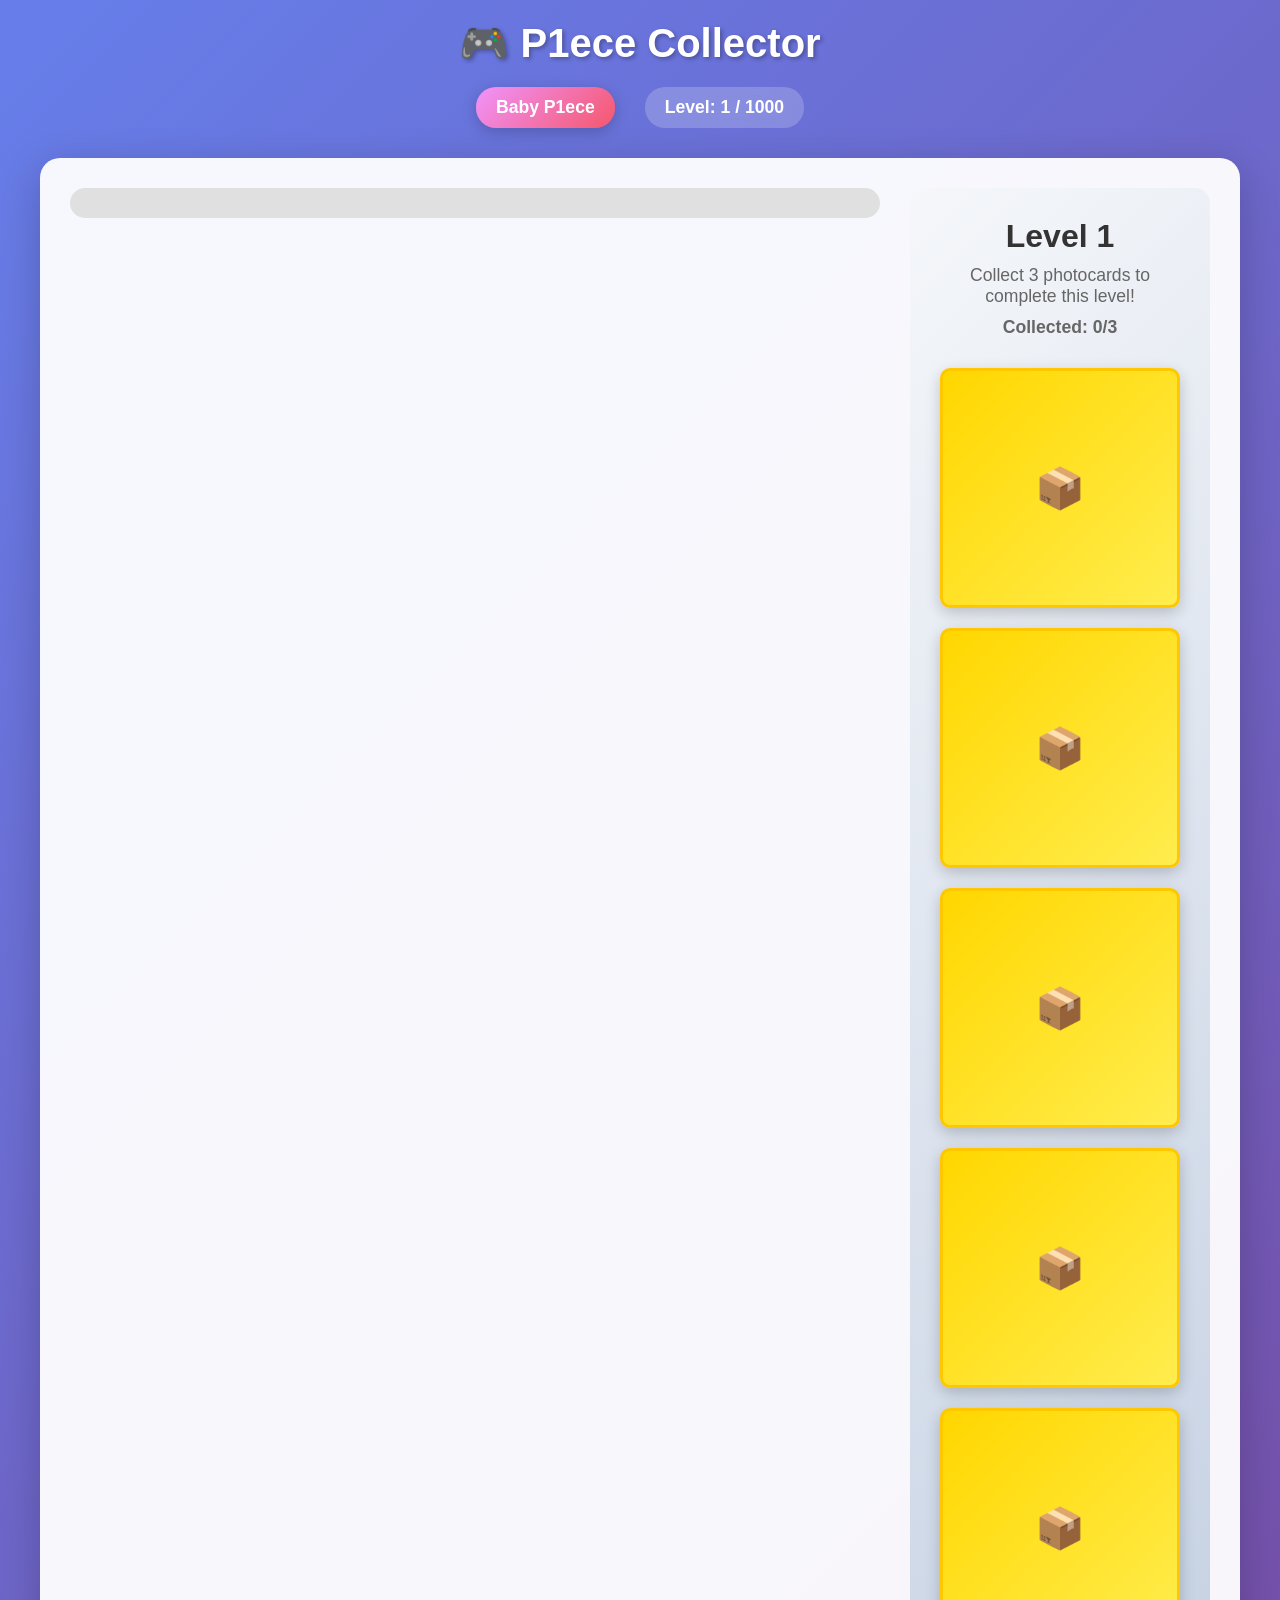
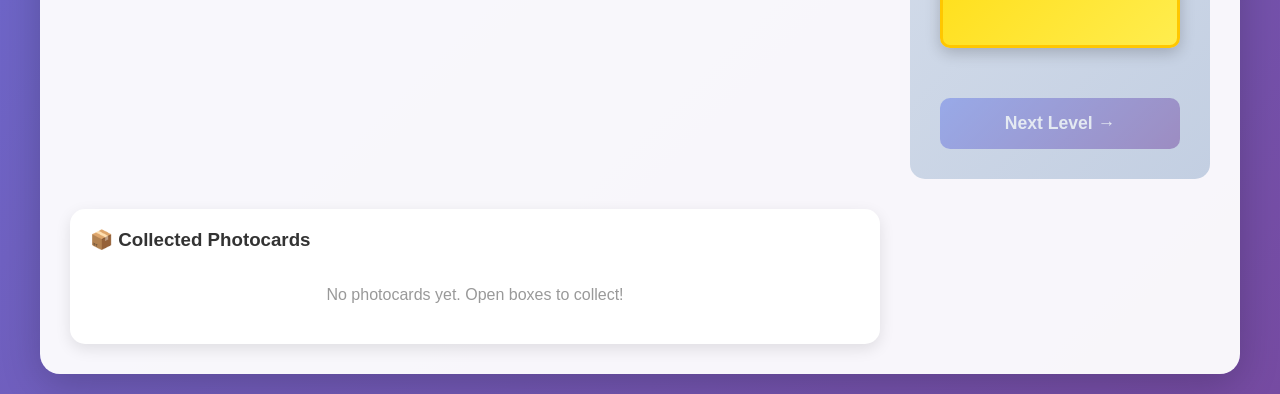
<file: index.html>
<!DOCTYPE html>
<html lang="en">
<head>
    <meta charset="UTF-8">
    <meta name="viewport" content="width=device-width, initial-scale=1.0">
    <title>P1ece Collector - P1Harmony Game</title>
    <link rel="stylesheet" href="style.css">
</head>
<body>
    <div class="container">
        <header>
            <h1>🎮 P1ece Collector</h1>
            <div class="player-info">
                <div class="tier-badge" id="tierBadge">Baby P1ece</div>
                <div class="level-display">
                    <span>Level: </span>
                    <span id="currentLevel">1</span>
                    <span> / 1000</span>
                </div>
            </div>
        </header>

        <main>
            <div class="game-section">
                <div class="progress-bar">
                    <div class="progress-fill" id="progressFill"></div>
                </div>

                <div class="game-board">
                    <div class="level-info">
                        <h2>Level <span id="levelNum">1</span></h2>
                        <p>Collect <span id="targetCards">3</span> photocards to complete this level!</p>
                        <p class="collected">Collected: <span id="collectedCount">0</span>/<span id="targetCards2">3</span></p>
                    </div>

                    <div class="boxes-container" id="boxesContainer">
                        <!-- Boxes will be generated here -->
                    </div>

                    <button class="next-level-btn" id="nextLevelBtn" disabled>
                        Next Level →
                    </button>
                </div>

                <div class="collection">
                    <h3>📦 Collected Photocards</h3>
                    <div class="cards-list" id="cardsList">
                        <p class="empty-message">No photocards yet. Open boxes to collect!</p>
                    </div>
                </div>
            </div>
        </main>

        <div class="modal" id="cardModal">
            <div class="modal-content">
                <span class="close" id="closeModal">&times;</span>
                <div class="card-display">
                    <div class="card" id="cardDisplay">
                        <!-- Card will be displayed here -->
                    </div>
                    <p id="cardRarity" class="card-rarity"></p>
                </div>
            </div>
        </div>
    </div>

    <script src="script.js"></script>
</body>
</html>
</file>
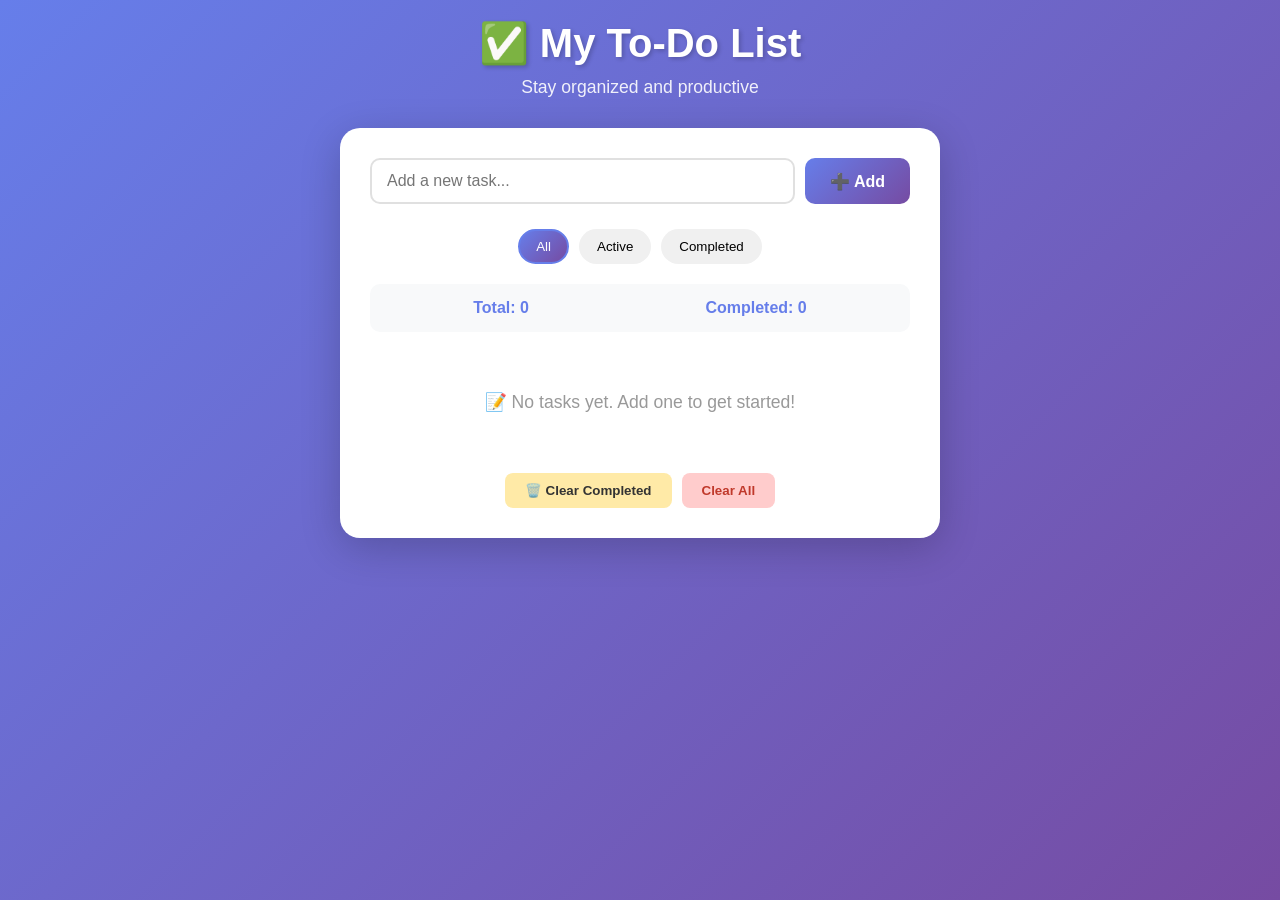
<file: todo-app/index.html>
<!DOCTYPE html>
<html lang="en">
<head>
    <meta charset="UTF-8">
    <meta name="viewport" content="width=device-width, initial-scale=1.0">
    <title>My To-Do List</title>
    <link rel="stylesheet" href="style.css">
</head>
<body>
    <div class="container">
        <header>
            <h1>✅ My To-Do List</h1>
            <p class="subtitle">Stay organized and productive</p>
        </header>

        <main>
            <!-- Input Section -->
            <div class="input-section">
                <div class="input-wrapper">
                    <input 
                        type="text" 
                        id="todoInput" 
                        class="todo-input" 
                        placeholder="Add a new task..."
                        autocomplete="off"
                    >
                    <button id="addBtn" class="add-btn">➕ Add</button>
                </div>
            </div>

            <!-- Filter Buttons -->
            <div class="filter-section">
                <button class="filter-btn active" data-filter="all">All</button>
                <button class="filter-btn" data-filter="active">Active</button>
                <button class="filter-btn" data-filter="completed">Completed</button>
            </div>

            <!-- Stats -->
            <div class="stats">
                <span id="totalTasks">Total: 0</span>
                <span id="completedTasks">Completed: 0</span>
            </div>

            <!-- To-Do List -->
            <div class="todos-container">
                <ul id="todoList" class="todo-list">
                    <li class="empty-state">📝 No tasks yet. Add one to get started!</li>
                </ul>
            </div>

            <!-- Clear Completed Button -->
            <div class="action-buttons">
                <button id="clearCompletedBtn" class="clear-btn">🗑️ Clear Completed</button>
                <button id="clearAllBtn" class="clear-all-btn">Clear All</button>
            </div>
        </main>
    </div>

    <script src="script.js"></script>
</body>
</html>
</file>
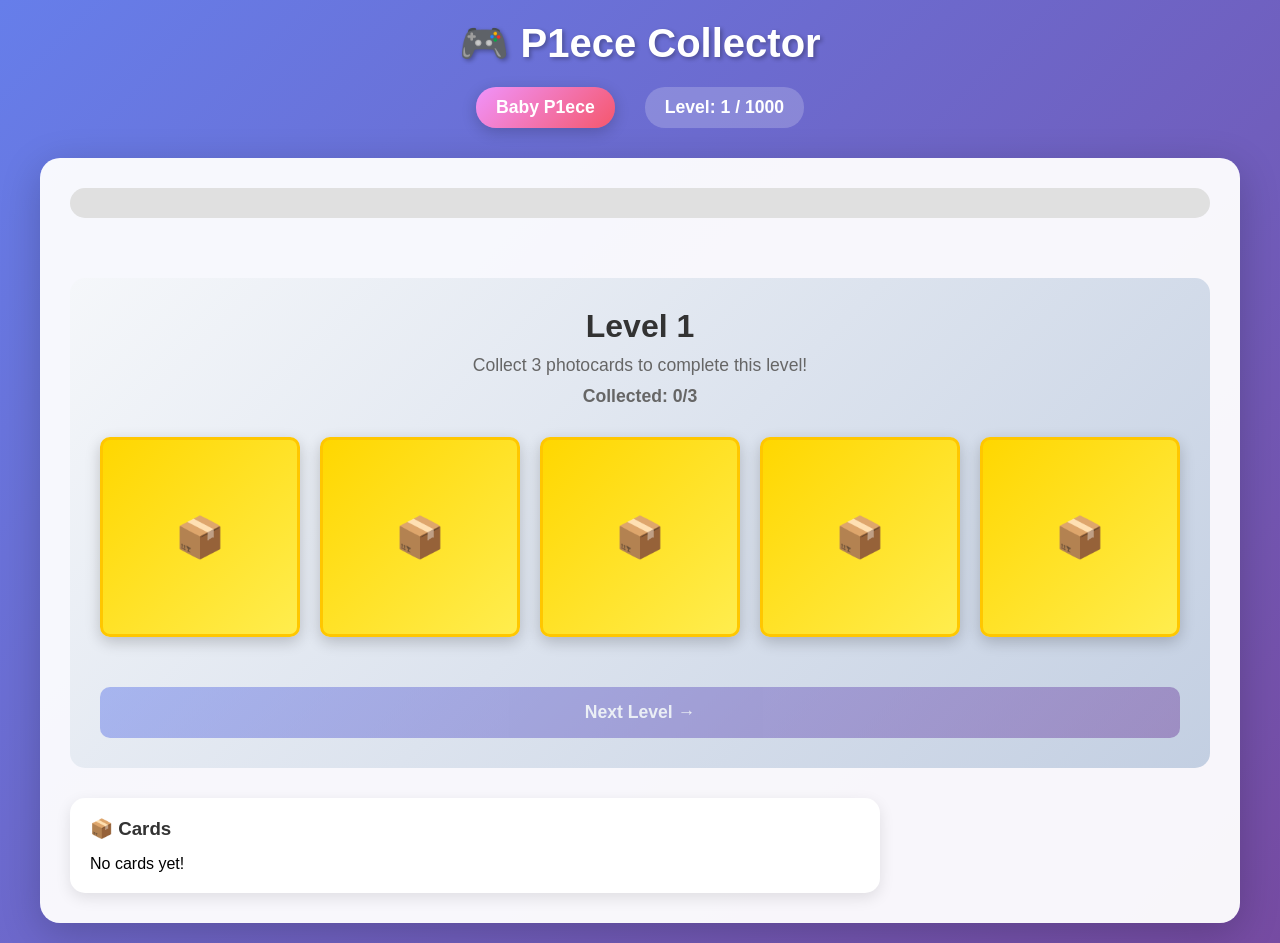
<file: game.html>
<!DOCTYPE html>
<html lang="en">
<head>
    <meta charset="UTF-8">
    <meta name="viewport" content="width=device-width, initial-scale=1.0">
    <title>P1ece Collector - P1Harmony Game</title>
    <style>
        * {
            margin: 0;
            padding: 0;
            box-sizing: border-box;
        }
        body {
            font-family: 'Segoe UI', Tahoma, Geneva, Verdana, sans-serif;
            background: linear-gradient(135deg, #667eea 0%, #764ba2 100%);
            min-height: 100vh;
            padding: 20px;
        }
        .container {
            max-width: 1200px;
            margin: 0 auto;
        }
        header {
            text-align: center;
            color: white;
            margin-bottom: 30px;
        }
        header h1 {
            font-size: 2.5em;
            margin-bottom: 20px;
            text-shadow: 2px 2px 4px rgba(0, 0, 0, 0.3);
        }
        .player-info {
            display: flex;
            justify-content: center;
            gap: 30px;
            flex-wrap: wrap;
        }
        .tier-badge {
            background: linear-gradient(135deg, #f093fb 0%, #f5576c 100%);
            padding: 10px 20px;
            border-radius: 20px;
            font-weight: bold;
            font-size: 1.1em;
            box-shadow: 0 4px 15px rgba(0, 0, 0, 0.2);
        }
        .level-display {
            background: rgba(255, 255, 255, 0.2);
            padding: 10px 20px;
            border-radius: 20px;
            font-weight: bold;
            font-size: 1.1em;
        }
        main {
            background: rgba(255, 255, 255, 0.95);
            border-radius: 20px;
            padding: 30px;
            box-shadow: 0 10px 40px rgba(0, 0, 0, 0.2);
        }
        .game-section {
            display: grid;
            grid-template-columns: 1fr 300px;
            gap: 30px;
        }
        .progress-bar {
            width: 100%;
            height: 30px;
            background: #e0e0e0;
            border-radius: 15px;
            overflow: hidden;
            margin-bottom: 30px;
        }
        .progress-fill {
            height: 100%;
            background: linear-gradient(90deg, #667eea 0%, #764ba2 100%);
            width: 0%;
            transition: width 0.3s ease;
        }
        .game-board {
            background: linear-gradient(135deg, #f5f7fa 0%, #c3cfe2 100%);
            border-radius: 15px;
            padding: 30px;
        }
        .level-info {
            text-align: center;
            margin-bottom: 30px;
        }
        .level-info h2 {
            font-size: 2em;
            color: #333;
            margin-bottom: 10px;
        }
        .level-info p {
            color: #666;
            font-size: 1.1em;
        }
        .collected {
            color: #667eea;
            font-weight: bold;
            margin-top: 10px;
        }
        .boxes-container {
            display: grid;
            grid-template-columns: repeat(auto-fit, minmax(120px, 1fr));
            gap: 20px;
            margin: 30px 0;
        }
        .box {
            width: 100%;
            aspect-ratio: 1;
            background: linear-gradient(135deg, #ffd700 0%, #ffed4e 100%);
            border: 3px solid #ffc700;
            border-radius: 10px;
            cursor: pointer;
            display: flex;
            align-items: center;
            justify-content: center;
            font-size: 2.5em;
            transition: all 0.3s ease;
            box-shadow: 0 5px 15px rgba(0, 0, 0, 0.2);
        }
        .box:hover:not(.opened) {
            transform: scale(1.05);
            box-shadow: 0 8px 20px rgba(0, 0, 0, 0.3);
        }
        .box.opened {
            background: #ccc;
            cursor: not-allowed;
            opacity: 0.6;
        }
        .next-level-btn {
            width: 100%;
            padding: 15px;
            background: linear-gradient(135deg, #667eea 0%, #764ba2 100%);
            color: white;
            border: none;
            border-radius: 10px;
            font-size: 1.1em;
            font-weight: bold;
            cursor: pointer;
            margin-top: 20px;
        }
        .next-level-btn:hover:not(:disabled) {
            transform: translateY(-2px);
            box-shadow: 0 5px 15px rgba(102, 126, 234, 0.4);
        }
        .next-level-btn:disabled {
            opacity: 0.5;
            cursor: not-allowed;
        }
        .collection {
            background: white;
            border-radius: 15px;
            padding: 20px;
            box-shadow: 0 5px 15px rgba(0, 0, 0, 0.1);
        }
        .collection h3 {
            margin-bottom: 15px;
            color: #333;
        }
        .cards-list {
            display: flex;
            flex-direction: column;
            gap: 10px;
            max-height: 500px;
            overflow-y: auto;
        }
        .card-item {
            padding: 10px;
            background: #f5f5f5;
            border-radius: 8px;
            border-left: 4px solid;
            font-size: 0.9em;
        }
        .modal {
            display: none;
            position: fixed;
            z-index: 1000;
            left: 0;
            top: 0;
            width: 100%;
            height: 100%;
            background-color: rgba(0, 0, 0, 0.5);
            align-items: center;
            justify-content: center;
        }
        .modal.show {
            display: flex;
        }
        .modal-content {
            background-color: white;
            padding: 40px;
            border-radius: 20px;
            text-align: center;
            position: relative;
            box-shadow: 0 10px 40px rgba(0, 0, 0, 0.3);
        }
        .close {
            position: absolute;
            right: 20px;
            top: 20px;
            font-size: 28px;
            font-weight: bold;
            color: #aaa;
            cursor: pointer;
        }
        .card {
            width: 200px;
            height: 280px;
            border-radius: 15px;
            display: flex;
            align-items: center;
            justify-content: center;
            font-size: 3em;
            color: white;
            box-shadow: 0 10px 30px rgba(0, 0, 0, 0.2);
            margin: 20px auto;
        }
        @media (max-width: 768px) {
            .game-section {
                grid-template-columns: 1fr;
            }
        }
    </style>
</head>
<body>
    <div class="container">
        <header>
            <h1>🎮 P1ece Collector</h1>
            <div class="player-info">
                <div class="tier-badge" id="tierBadge">Baby P1ece</div>
                <div class="level-display">
                    <span>Level: <span id="currentLevel">1</span> / 1000</span>
                </div>
            </div>
        </header>

        <main>
            <div class="game-section">
                <div style="grid-column: 1/-1;">
                    <div class="progress-bar">
                        <div class="progress-fill" id="progressFill"></div>
                    </div>
                </div>

                <div class="game-board" style="grid-column: 1/-1;">
                    <div class="level-info">
                        <h2>Level <span id="levelNum">1</span></h2>
                        <p>Collect 3 photocards to complete this level!</p>
                        <p class="collected">Collected: <span id="collectedCount">0</span>/3</p>
                    </div>
                    <div class="boxes-container" id="boxesContainer"></div>
                    <button class="next-level-btn" id="nextLevelBtn" disabled>Next Level →</button>
                </div>

                <div class="collection">
                    <h3>📦 Cards</h3>
                    <div class="cards-list" id="cardsList">
                        <p>No cards yet!</p>
                    </div>
                </div>
            </div>
        </main>

        <div class="modal" id="cardModal">
            <div class="modal-content">
                <span class="close" id="closeModal">&times;</span>
                <div id="cardDisplay" class="card">💎</div>
                <p id="cardRarity">Card!</p>
            </div>
        </div>
    </div>

    <script>
        const LEVELS = 1000;
        const CARDS_TO_COLLECT = 3;

        const RARITIES = {
            'Common': { chance: 50, emoji: '⚪', color: '#95a5a6' },
            'Rare': { chance: 30, emoji: '🔵', color: '#3498db' },
            'Epic': { chance: 15, emoji: '🟣', color: '#9b59b6' },
            'Mythic': { chance: 3, emoji: '🔴', color: '#e74c3c' },
            'Legendary': { chance: 1.5, emoji: '🟡', color: '#f39c12' },
            'Ultra Legendary': { chance: 0.5, emoji: '💎', color: '#c0392b' }
        };

        let gameState = {
            currentLevel: 1,
            collectedCards: [],
            cardsInLevel: []
        };

        function init() {
            const saved = localStorage.getItem('gameState');
            if (saved) gameState = JSON.parse(saved);
            render();
        }

        function getTier(level) {
            if (level <= 200) return 'Baby P1ece';
            if (level <= 400) return 'New P1ece';
            if (level <= 600) return 'P1ece';
            if (level <= 800) return 'Legendary P1ece';
            return 'OG P1ece';
        }

        function getRarity() {
            const rand = Math.random() * 100;
            let sum = 0;
            for (const [name, data] of Object.entries(RARITIES)) {
                sum += data.chance;
                if (rand <= sum) return name;
            }
            return 'Common';
        }

        function render() {
            document.getElementById('tierBadge').textContent = getTier(gameState.currentLevel);
            document.getElementById('currentLevel').textContent = gameState.currentLevel;
            document.getElementById('levelNum').textContent = gameState.currentLevel;
            
            const progress = ((gameState.currentLevel - 1) / LEVELS) * 100;
            document.getElementById('progressFill').style.width = progress + '%';

            const container = document.getElementById('boxesContainer');
            container.innerHTML = '';
            gameState.cardsInLevel = [];

            for (let i = 0; i < 5; i++) {
                const box = document.createElement('div');
                box.className = 'box';
                box.textContent = '📦';
                box.onclick = () => openBox(box);
                container.appendChild(box);
            }

            updateCards();
            updateButton();
        }

        function openBox(box) {
            if (box.classList.contains('opened')) return;
            box.classList.add('opened');

            const rarity = getRarity();
            const card = {
                rarity: rarity,
                emoji: RARITIES[rarity].emoji
            };

            gameState.cardsInLevel.push(card);
            gameState.collectedCards.push(card);
            localStorage.setItem('gameState', JSON.stringify(gameState));

            showModal(card);
            updateCards();
            updateButton();
        }

        function showModal(card) {
            const modal = document.getElementById('cardModal');
            document.getElementById('cardDisplay').textContent = card.emoji;
            document.getElementById('cardDisplay').style.background = RARITIES[card.rarity].color;
            document.getElementById('cardRarity').textContent = card.rarity + '!';
            modal.classList.add('show');
        }

        function closeModal() {
            document.getElementById('cardModal').classList.remove('show');
        }

        function updateCards() {
            const list = document.getElementById('cardsList');
            if (gameState.collectedCards.length === 0) {
                list.innerHTML = '<p>No cards yet!</p>';
                return;
            }
            list.innerHTML = gameState.collectedCards.slice(-10).reverse().map(card => 
                `<div class="card-item" style="border-left-color: ${RARITIES[card.rarity].color}">${card.emoji} ${card.rarity}</div>`
            ).join('');
        }

        function updateButton() {
            const btn = document.getElementById('nextLevelBtn');
            btn.disabled = gameState.cardsInLevel.length < CARDS_TO_COLLECT;
        }

        document.getElementById('nextLevelBtn').onclick = () => {
            if (gameState.currentLevel < LEVELS) {
                gameState.currentLevel++;
                gameState.cardsInLevel = [];
                localStorage.setItem('gameState', JSON.stringify(gameState));
                closeModal();
                render();
            } else {
                alert('🎉 Congratulations! You are OG P1ece!');
            }
        };

        document.getElementById('closeModal').onclick = closeModal;
        window.onclick = (e) => {
            if (e.target.id === 'cardModal') closeModal();
        };

        init();
    </script>
</body>
</html>
</file>
<file: style.css>
* {
    margin: 0;
    padding: 0;
    box-sizing: border-box;
}

body {
    font-family: 'Segoe UI', Tahoma, Geneva, Verdana, sans-serif;
    background: linear-gradient(135deg, #667eea 0%, #764ba2 100%);
    min-height: 100vh;
    padding: 20px;
}

.container {
    max-width: 1200px;
    margin: 0 auto;
}

header {
    text-align: center;
    color: white;
    margin-bottom: 30px;
}

header h1 {
    font-size: 2.5em;
    margin-bottom: 20px;
    text-shadow: 2px 2px 4px rgba(0, 0, 0, 0.3);
}

.player-info {
    display: flex;
    justify-content: center;
    gap: 30px;
    flex-wrap: wrap;
}

.tier-badge {
    background: linear-gradient(135deg, #f093fb 0%, #f5576c 100%);
    padding: 10px 20px;
    border-radius: 20px;
    font-weight: bold;
    font-size: 1.1em;
    box-shadow: 0 4px 15px rgba(0, 0, 0, 0.2);
}

.level-display {
    background: rgba(255, 255, 255, 0.2);
    padding: 10px 20px;
    border-radius: 20px;
    backdrop-filter: blur(10px);
    font-weight: bold;
    font-size: 1.1em;
}

main {
    background: rgba(255, 255, 255, 0.95);
    border-radius: 20px;
    padding: 30px;
    box-shadow: 0 10px 40px rgba(0, 0, 0, 0.2);
}

.game-section {
    display: grid;
    grid-template-columns: 1fr 300px;
    gap: 30px;
}

.progress-bar {
    width: 100%;
    height: 30px;
    background: #e0e0e0;
    border-radius: 15px;
    overflow: hidden;
    margin-bottom: 30px;
}

.progress-fill {
    height: 100%;
    background: linear-gradient(90deg, #667eea 0%, #764ba2 100%);
    width: 0%;
    transition: width 0.3s ease;
    border-radius: 15px;
}

.game-board {
    background: linear-gradient(135deg, #f5f7fa 0%, #c3cfe2 100%);
    border-radius: 15px;
    padding: 30px;
}

.level-info {
    text-align: center;
    margin-bottom: 30px;
}

.level-info h2 {
    font-size: 2em;
    color: #333;
    margin-bottom: 10px;
}

.level-info p {
    color: #666;
    font-size: 1.1em;
}

.collected {
    color: #667eea;
    font-weight: bold;
    margin-top: 10px;
}

.boxes-container {
    display: grid;
    grid-template-columns: repeat(auto-fit, minmax(120px, 1fr));
    gap: 20px;
    margin: 30px 0;
}

.box {
    width: 100%;
    aspect-ratio: 1;
    background: linear-gradient(135deg, #ffd700 0%, #ffed4e 100%);
    border: 3px solid #ffc700;
    border-radius: 10px;
    cursor: pointer;
    display: flex;
    align-items: center;
    justify-content: center;
    font-size: 2.5em;
    transition: all 0.3s ease;
    box-shadow: 0 5px 15px rgba(0, 0, 0, 0.2);
}

.box:hover:not(.opened) {
    transform: scale(1.05);
    box-shadow: 0 8px 20px rgba(0, 0, 0, 0.3);
}

.box.opened {
    background: linear-gradient(135deg, #ccc 0%, #999 100%);
    cursor: not-allowed;
    opacity: 0.6;
}

.next-level-btn {
    width: 100%;
    padding: 15px;
    background: linear-gradient(135deg, #667eea 0%, #764ba2 100%);
    color: white;
    border: none;
    border-radius: 10px;
    font-size: 1.1em;
    font-weight: bold;
    cursor: pointer;
    transition: all 0.3s ease;
    margin-top: 20px;
}

.next-level-btn:hover:not(:disabled) {
    transform: translateY(-2px);
    box-shadow: 0 5px 15px rgba(102, 126, 234, 0.4);
}

.next-level-btn:disabled {
    opacity: 0.5;
    cursor: not-allowed;
}

.collection {
    background: white;
    border-radius: 15px;
    padding: 20px;
    box-shadow: 0 5px 15px rgba(0, 0, 0, 0.1);
}

.collection h3 {
    margin-bottom: 15px;
    color: #333;
}

.cards-list {
    display: flex;
    flex-direction: column;
    gap: 10px;
    max-height: 500px;
    overflow-y: auto;
}

.card-item {
    padding: 10px;
    background: #f5f5f5;
    border-radius: 8px;
    border-left: 4px solid;
    font-size: 0.9em;
    cursor: pointer;
    transition: all 0.3s ease;
}

.card-item:hover {
    transform: translateX(5px);
    box-shadow: 0 3px 10px rgba(0, 0, 0, 0.1);
}

.card-item.common { border-left-color: #95a5a6; background: #ecf0f1; }
.card-item.rare { border-left-color: #3498db; background: #ebf5fb; }
.card-item.epic { border-left-color: #9b59b6; background: #f4ecf7; }
.card-item.mythic { border-left-color: #e74c3c; background: #fadbd8; }
.card-item.legendary { border-left-color: #f39c12; background: #fef5e7; }
.card-item.ultra-legendary { border-left-color: #c0392b; background: #fdedec; }

.rarity-badge {
    display: inline-block;
    padding: 2px 8px;
    border-radius: 4px;
    font-size: 0.8em;
    font-weight: bold;
    margin-left: 5px;
}

.common { background: #95a5a6; color: white; }
.rare { background: #3498db; color: white; }
.epic { background: #9b59b6; color: white; }
.mythic { background: #e74c3c; color: white; }
.legendary { background: #f39c12; color: white; }
.ultra-legendary { background: #c0392b; color: white; }

.empty-message {
    text-align: center;
    color: #999;
    padding: 20px;
}

/* Modal Styles */
.modal {
    display: none;
    position: fixed;
    z-index: 1000;
    left: 0;
    top: 0;
    width: 100%;
    height: 100%;
    background-color: rgba(0, 0, 0, 0.5);
}

.modal.show {
    display: flex;
    align-items: center;
    justify-content: center;
}

.modal-content {
    background-color: white;
    padding: 40px;
    border-radius: 20px;
    text-align: center;
    position: relative;
    box-shadow: 0 10px 40px rgba(0, 0, 0, 0.3);
    animation: popIn 0.3s ease;
}

@keyframes popIn {
    from {
        transform: scale(0.8);
        opacity: 0;
    }
    to {
        transform: scale(1);
        opacity: 1;
    }
}

.close {
    position: absolute;
    right: 20px;
    top: 20px;
    font-size: 28px;
    font-weight: bold;
    color: #aaa;
    cursor: pointer;
    transition: color 0.3s ease;
}

.close:hover {
    color: #000;
}

.card-display {
    display: flex;
    flex-direction: column;
    align-items: center;
    gap: 20px;
}

.card {
    width: 200px;
    height: 280px;
    border-radius: 15px;
    display: flex;
    align-items: center;
    justify-content: center;
    font-size: 3em;
    font-weight: bold;
    color: white;
    box-shadow: 0 10px 30px rgba(0, 0, 0, 0.2);
}

.card.common { background: linear-gradient(135deg, #95a5a6 0%, #7f8c8d 100%); }
.card.rare { background: linear-gradient(135deg, #3498db 0%, #2980b9 100%); }
.card.epic { background: linear-gradient(135deg, #9b59b6 0%, #8e44ad 100%); }
.card.mythic { background: linear-gradient(135deg, #e74c3c 0%, #c0392b 100%); }
.card.legendary { background: linear-gradient(135deg, #f39c12 0%, #d68910 100%); }
.card.ultra-legendary { background: linear-gradient(135deg, #ff6b6b 0%, #c92a2a 100%); }

.card-rarity {
    font-size: 1.5em;
    font-weight: bold;
}

@media (max-width: 768px) {
    .game-section {
        grid-template-columns: 1fr;
    }

    header h1 {
        font-size: 1.8em;
    }

    .player-info {
        gap: 15px;
    }

    .boxes-container {
        grid-template-columns: repeat(auto-fit, minmax(100px, 1fr));
    }
}
</file>
<file: todo-app/style.css>
* {
    margin: 0;
    padding: 0;
    box-sizing: border-box;
}

body {
    font-family: 'Segoe UI', Tahoma, Geneva, Verdana, sans-serif;
    background: linear-gradient(135deg, #667eea 0%, #764ba2 100%);
    min-height: 100vh;
    padding: 20px;
}

.container {
    max-width: 600px;
    margin: 0 auto;
}

header {
    text-align: center;
    color: white;
    margin-bottom: 30px;
    animation: slideDown 0.5s ease;
}

header h1 {
    font-size: 2.5em;
    margin-bottom: 10px;
    text-shadow: 2px 2px 4px rgba(0, 0, 0, 0.2);
}

.subtitle {
    font-size: 1.1em;
    opacity: 0.9;
}

main {
    background: white;
    border-radius: 20px;
    padding: 30px;
    box-shadow: 0 10px 40px rgba(0, 0, 0, 0.2);
}

/* Input Section */
.input-section {
    margin-bottom: 25px;
}

.input-wrapper {
    display: flex;
    gap: 10px;
}

.todo-input {
    flex: 1;
    padding: 12px 15px;
    border: 2px solid #e0e0e0;
    border-radius: 10px;
    font-size: 1em;
    transition: all 0.3s ease;
}

.todo-input:focus {
    outline: none;
    border-color: #667eea;
    box-shadow: 0 0 0 3px rgba(102, 126, 234, 0.1);
}

.add-btn {
    padding: 12px 25px;
    background: linear-gradient(135deg, #667eea 0%, #764ba2 100%);
    color: white;
    border: none;
    border-radius: 10px;
    font-size: 1em;
    font-weight: bold;
    cursor: pointer;
    transition: all 0.3s ease;
    white-space: nowrap;
}

.add-btn:hover {
    transform: translateY(-2px);
    box-shadow: 0 5px 15px rgba(102, 126, 234, 0.4);
}

.add-btn:active {
    transform: translateY(0);
}

/* Filter Section */
.filter-section {
    display: flex;
    gap: 10px;
    margin-bottom: 20px;
    justify-content: center;
}

.filter-btn {
    padding: 8px 16px;
    background: #f0f0f0;
    border: 2px solid transparent;
    border-radius: 20px;
    cursor: pointer;
    font-weight: 500;
    transition: all 0.3s ease;
}

.filter-btn:hover {
    background: #e0e0e0;
}

.filter-btn.active {
    background: linear-gradient(135deg, #667eea 0%, #764ba2 100%);
    color: white;
    border-color: #667eea;
}

/* Stats */
.stats {
    display: flex;
    justify-content: space-around;
    background: #f8f9fa;
    padding: 15px;
    border-radius: 10px;
    margin-bottom: 20px;
    font-weight: 600;
    color: #667eea;
}

/* Todos Container */
.todos-container {
    margin-bottom: 20px;
    min-height: 100px;
}

.todo-list {
    list-style: none;
}

.empty-state {
    text-align: center;
    color: #999;
    padding: 40px 20px;
    font-size: 1.1em;
}

/* Todo Item */
.todo-item {
    display: flex;
    align-items: center;
    gap: 12px;
    padding: 15px;
    background: #f8f9fa;
    border-radius: 10px;
    margin-bottom: 10px;
    transition: all 0.3s ease;
    animation: slideIn 0.3s ease;
}

.todo-item:hover {
    background: #f0f0f0;
    box-shadow: 0 2px 8px rgba(0, 0, 0, 0.1);
}

.todo-item.hidden {
    display: none;
}

.todo-item.completed {
    opacity: 0.6;
}

.todo-item.completed .todo-text {
    text-decoration: line-through;
    color: #999;
}

/* Checkbox */
.checkbox {
    width: 24px;
    height: 24px;
    cursor: pointer;
    accent-color: #667eea;
}

/* Todo Text */
.todo-text {
    flex: 1;
    word-break: break-word;
    color: #333;
    font-size: 1em;
    transition: all 0.3s ease;
}

/* Priority Badge */
.priority-badge {
    padding: 4px 12px;
    border-radius: 20px;
    font-size: 0.8em;
    font-weight: 600;
    color: white;
}

.priority-high {
    background: #e74c3c;
}

.priority-medium {
    background: #f39c12;
}

.priority-low {
    background: #27ae60;
}

/* Delete Button */
.delete-btn {
    padding: 6px 12px;
    background: #ff6b6b;
    color: white;
    border: none;
    border-radius: 6px;
    cursor: pointer;
    font-size: 0.9em;
    transition: all 0.3s ease;
}

.delete-btn:hover {
    background: #ee5a52;
    transform: scale(1.05);
}

/* Action Buttons */
.action-buttons {
    display: flex;
    gap: 10px;
    justify-content: center;
    margin-top: 20px;
}

.clear-btn,
.clear-all-btn {
    padding: 10px 20px;
    border: none;
    border-radius: 8px;
    cursor: pointer;
    font-weight: 600;
    transition: all 0.3s ease;
}

.clear-btn {
    background: #ffeaa7;
    color: #333;
}

.clear-btn:hover {
    background: #ffdd59;
    transform: translateY(-2px);
}

.clear-all-btn {
    background: #ffcccc;
    color: #c0392b;
}

.clear-all-btn:hover {
    background: #ff9999;
    transform: translateY(-2px);
}

/* Animations */
@keyframes slideDown {
    from {
        opacity: 0;
        transform: translateY(-20px);
    }
    to {
        opacity: 1;
        transform: translateY(0);
    }
}

@keyframes slideIn {
    from {
        opacity: 0;
        transform: translateX(-20px);
    }
    to {
        opacity: 1;
        transform: translateX(0);
    }
}

/* Responsive Design */
@media (max-width: 600px) {
    header h1 {
        font-size: 1.8em;
    }

    main {
        padding: 20px;
    }

    .input-wrapper {
        flex-direction: column;
    }

    .add-btn {
        width: 100%;
    }

    .filter-section {
        flex-wrap: wrap;
    }

    .stats {
        flex-direction: column;
        gap: 10px;
    }

    .todo-item {
        flex-wrap: wrap;
    }

    .action-buttons {
        flex-direction: column;
    }

    .clear-btn,
    .clear-all-btn {
        width: 100%;
    }
}
</file>
